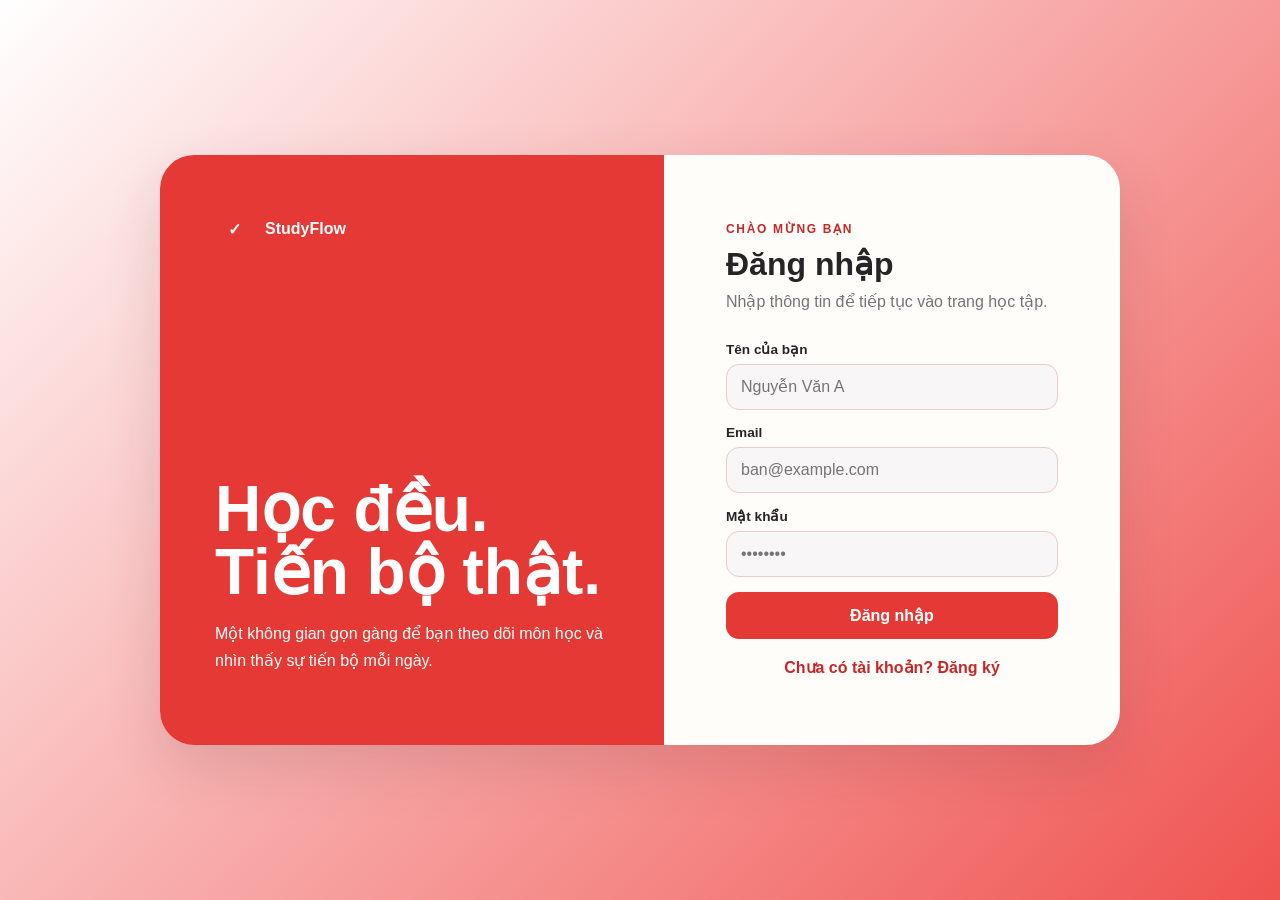
<file: index.html>
<!doctype html>
<html lang="vi">

<head>
    <meta charset="UTF-8">
    <meta name="viewport" content="width=device-width,initial-scale=1">
    <meta name="description" content="Đăng nhập vào trang quản lý học tập cá nhân">
    <title>Đăng nhập | Quản lý học tập</title>
    <link rel="stylesheet" href="styles.css">
</head>

<body class="login-page">
    <main class="auth-shell">
        <section class="auth-art">
            <div class="brand"><span class="brand-mark">✓</span> StudyFlow</div>
            <div>
                <h1>Học đều.<br>Tiến bộ thật.</h1>
                <p>Một không gian gọn gàng để bạn theo dõi môn học và nhìn thấy sự tiến bộ mỗi ngày.</p>
            </div>
        </section>
        <section class="auth-panel"><span class="eyebrow">Chào mừng bạn</span>
            <h2 id="authTitle">Đăng nhập</h2>
            <p class="sub">Nhập thông tin để tiếp tục vào trang học tập.</p>
            <form id="authForm">
                <div class="field"><label for="name">Tên của bạn</label><input id="name" required
                        placeholder="Nguyễn Văn A"></div>
                <div class="field"><label for="email">Email</label><input id="email" type="email" required
                        placeholder="ban@example.com"></div>
                <div class="field"><label for="password">Mật khẩu</label><input id="password" type="password" required
                        minlength="4" placeholder="••••••••"></div>
                <div class="field hidden" id="confirmField"><label for="confirm">Nhập lại mật khẩu</label><input
                        id="confirm" type="password" placeholder="••••••••"></div><button class="primary"
                    id="authSubmit" type="submit" style="width:100%">Đăng nhập</button>
            </form><button class="switch" id="toggleAuth">Chưa có tài khoản? Đăng ký</button>
        </section>
    </main>
    <script src="app.js"></script>
</body>

</html>
</file>
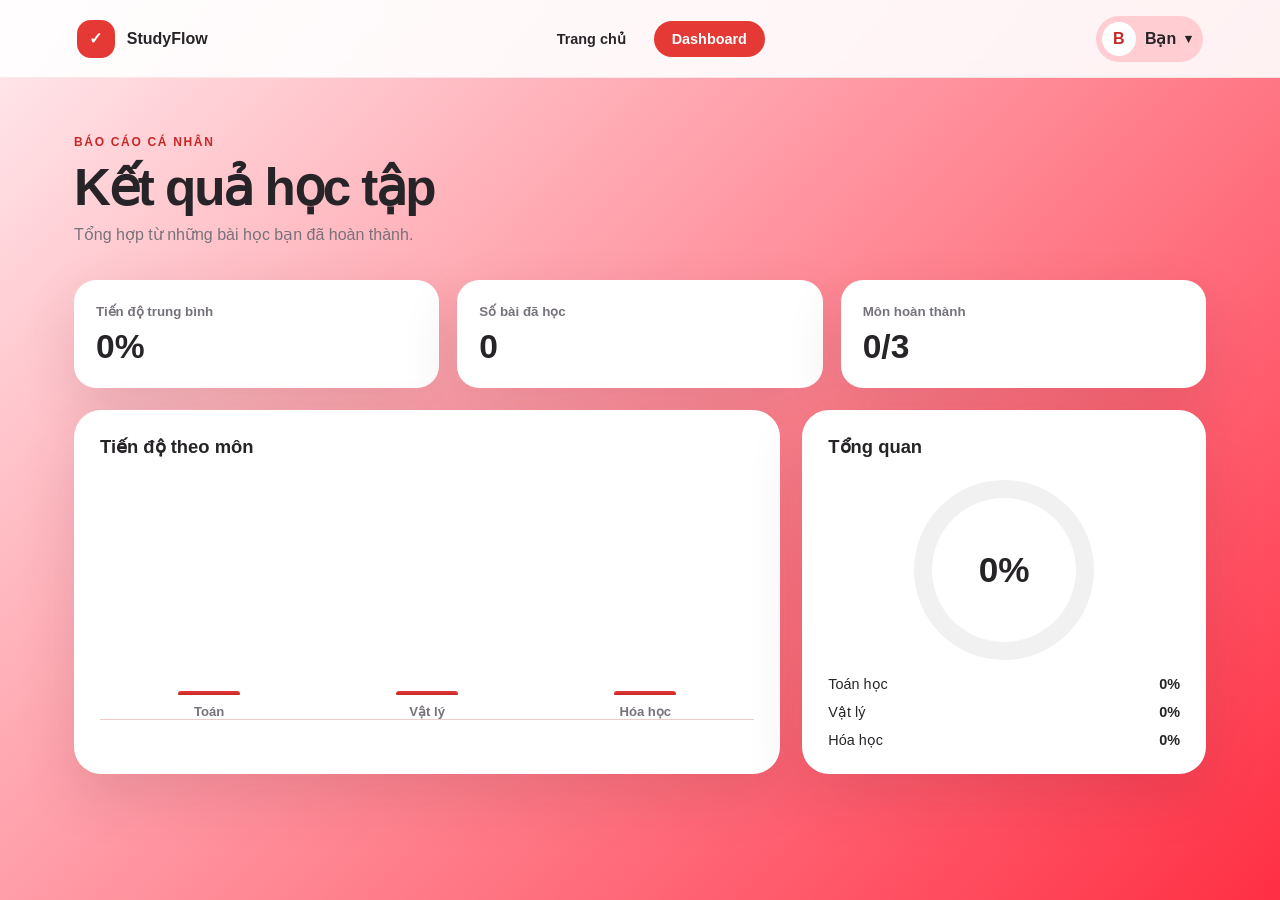
<file: dashboard.html>
<!doctype html>
<html lang="vi">

<head>

    <meta charset="UTF-8">

    <meta name="viewport" content="width=device-width,initial-scale=1">

    <meta name="description" content="Dashboard theo dõi kết quả học tập">

    <title>Dashboard | StudyFlow</title>

    <link rel="stylesheet" href="styles.css">

</head>


<body class="page">


    <!-- =====================================================
         HEADER
         ===================================================== -->

    <header class="topbar">

        <!-- LOGO -->

        <a class="brand" href="home.html">

            <span class="brand-mark">
                ✓
            </span>

            StudyFlow

        </a>


        <!-- MENU -->

        <nav class="nav">

            <a href="home.html">
                Trang chủ
            </a>

            <a class="active" href="dashboard.html">
                Dashboard
            </a>

        </nav>


        <!-- =================================================
             TÀI KHOẢN
             ================================================= -->

        <div class="account-wrapper">

            <!-- NÚT AVATAR -->

            <button class="user-account-button" id="accountButton" type="button" aria-label="Mở tài khoản">

                <span class="avatar" data-avatar>
                    S
                </span>

                <span data-user>
                    Bạn
                </span>

                <span class="account-arrow">
                    ▾
                </span>

            </button>


            <!-- =================================================
                 POPUP TÀI KHOẢN
                 ================================================= -->

            <div class="account-menu" id="accountMenu">

                <!-- THÔNG TIN TÀI KHOẢN -->

                <div class="account-card">

                    <div class="account-big-avatar" data-avatar>
                        S
                    </div>


                    <div class="account-info">

                        <strong data-user>
                            Bạn
                        </strong>

                        <span data-email>
                            Chưa có email
                        </span>

                    </div>

                </div>


                <!-- ĐƯỜNG KẺ -->

                <div class="account-divider"></div>


                <!-- TRANG CÁ NHÂN -->

                <a href="profile.html" class="account-menu-item">

                    <span class="menu-icon">
                        👤
                    </span>

                    <span>
                        Xem trang cá nhân
                    </span>

                </a>


                <!-- CHẾ ĐỘ TỐI -->

                <div class="account-menu-item theme-menu-item">

                    <span class="menu-icon">
                        🌙
                    </span>

                    <span class="theme-menu-text">
                        Chế độ tối
                    </span>


                    <label class="theme-switch">

                        <input type="checkbox" id="darkModeToggle">

                        <span class="theme-slider"></span>

                    </label>

                </div>


                <!-- CÀI ĐẶT -->

                <a href="profile.html" class="account-menu-item">

                    <span class="menu-icon">
                        ⚙️
                    </span>

                    <span>
                        Cài đặt tài khoản
                    </span>

                </a>


                <!-- ĐĂNG XUẤT -->

                <button class="account-menu-item logout-menu" id="menuLogout" type="button">

                    <span class="menu-icon">
                        ↪
                    </span>

                    <span>
                        Đăng xuất
                    </span>

                </button>

            </div>

        </div>

    </header>



    <!-- =====================================================
         NỘI DUNG DASHBOARD
         ===================================================== -->

    <main class="main" id="dashboard">


        <!-- TIÊU ĐỀ -->

        <div class="hero-row">

            <div>

                <span class="eyebrow">
                    Báo cáo cá nhân
                </span>


                <h1>
                    Kết quả học tập
                </h1>


                <p>
                    Tổng hợp từ những bài học bạn đã hoàn thành.
                </p>

            </div>

        </div>



        <!-- =================================================
             THỐNG KÊ
             ================================================= -->

        <section class="stats">


            <!-- TIẾN ĐỘ TRUNG BÌNH -->

            <div class="stat">

                <small>
                    Tiến độ trung bình
                </small>

                <strong id="overall">
                    0%
                </strong>

            </div>


            <!-- SỐ BÀI ĐÃ HỌC -->

            <div class="stat">

                <small>
                    Số bài đã học
                </small>

                <strong id="lessonCount">
                    0
                </strong>

            </div>


            <!-- MÔN HOÀN THÀNH -->

            <div class="stat">

                <small>
                    Môn hoàn thành
                </small>

                <strong>

                    <span id="doneCount">
                        0
                    </span>/3

                </strong>

            </div>

        </section>



        <!-- =================================================
             BIỂU ĐỒ DASHBOARD
             ================================================= -->

        <section class="dashboard-grid" style="margin-top:22px">


            <!-- BIỂU ĐỒ TIẾN ĐỘ -->

            <div class="card">

                <h2>
                    Tiến độ theo môn
                </h2>


                <div class="bars-chart">


                    <!-- TOÁN -->

                    <div class="chart-col">

                        <div class="chart-bar" data-chart="toan"></div>

                        <span>
                            Toán
                        </span>

                    </div>


                    <!-- VẬT LÝ -->

                    <div class="chart-col">

                        <div class="chart-bar" data-chart="ly"></div>

                        <span>
                            Vật lý
                        </span>

                    </div>


                    <!-- HÓA HỌC -->

                    <div class="chart-col">

                        <div class="chart-bar" data-chart="hoa"></div>

                        <span>
                            Hóa học
                        </span>

                    </div>


                </div>

            </div>



            <!-- =================================================
                 TỔNG QUAN
                 ================================================= -->

            <div class="card">

                <h2>
                    Tổng quan
                </h2>


                <!-- VÒNG TRÒN -->

                <div class="ring">

                    <strong id="ringOverall">
                        0%
                    </strong>

                </div>


                <!-- CHÚ THÍCH -->

                <div class="legend">


                    <!-- TOÁN -->

                    <div class="legend-row">

                        <span>
                            Toán học
                        </span>

                        <span data-score="toan">
                            0%
                        </span>

                    </div>


                    <!-- VẬT LÝ -->

                    <div class="legend-row">

                        <span>
                            Vật lý
                        </span>

                        <span data-score="ly">
                            0%
                        </span>

                    </div>


                    <!-- HÓA HỌC -->

                    <div class="legend-row">

                        <span>
                            Hóa học
                        </span>

                        <span data-score="hoa">
                            0%
                        </span>

                    </div>


                </div>

            </div>


        </section>


    </main>



    <!-- =====================================================
         JAVASCRIPT
         ===================================================== -->

    <script src="app.js"></script>


</body>

</html>
</file>
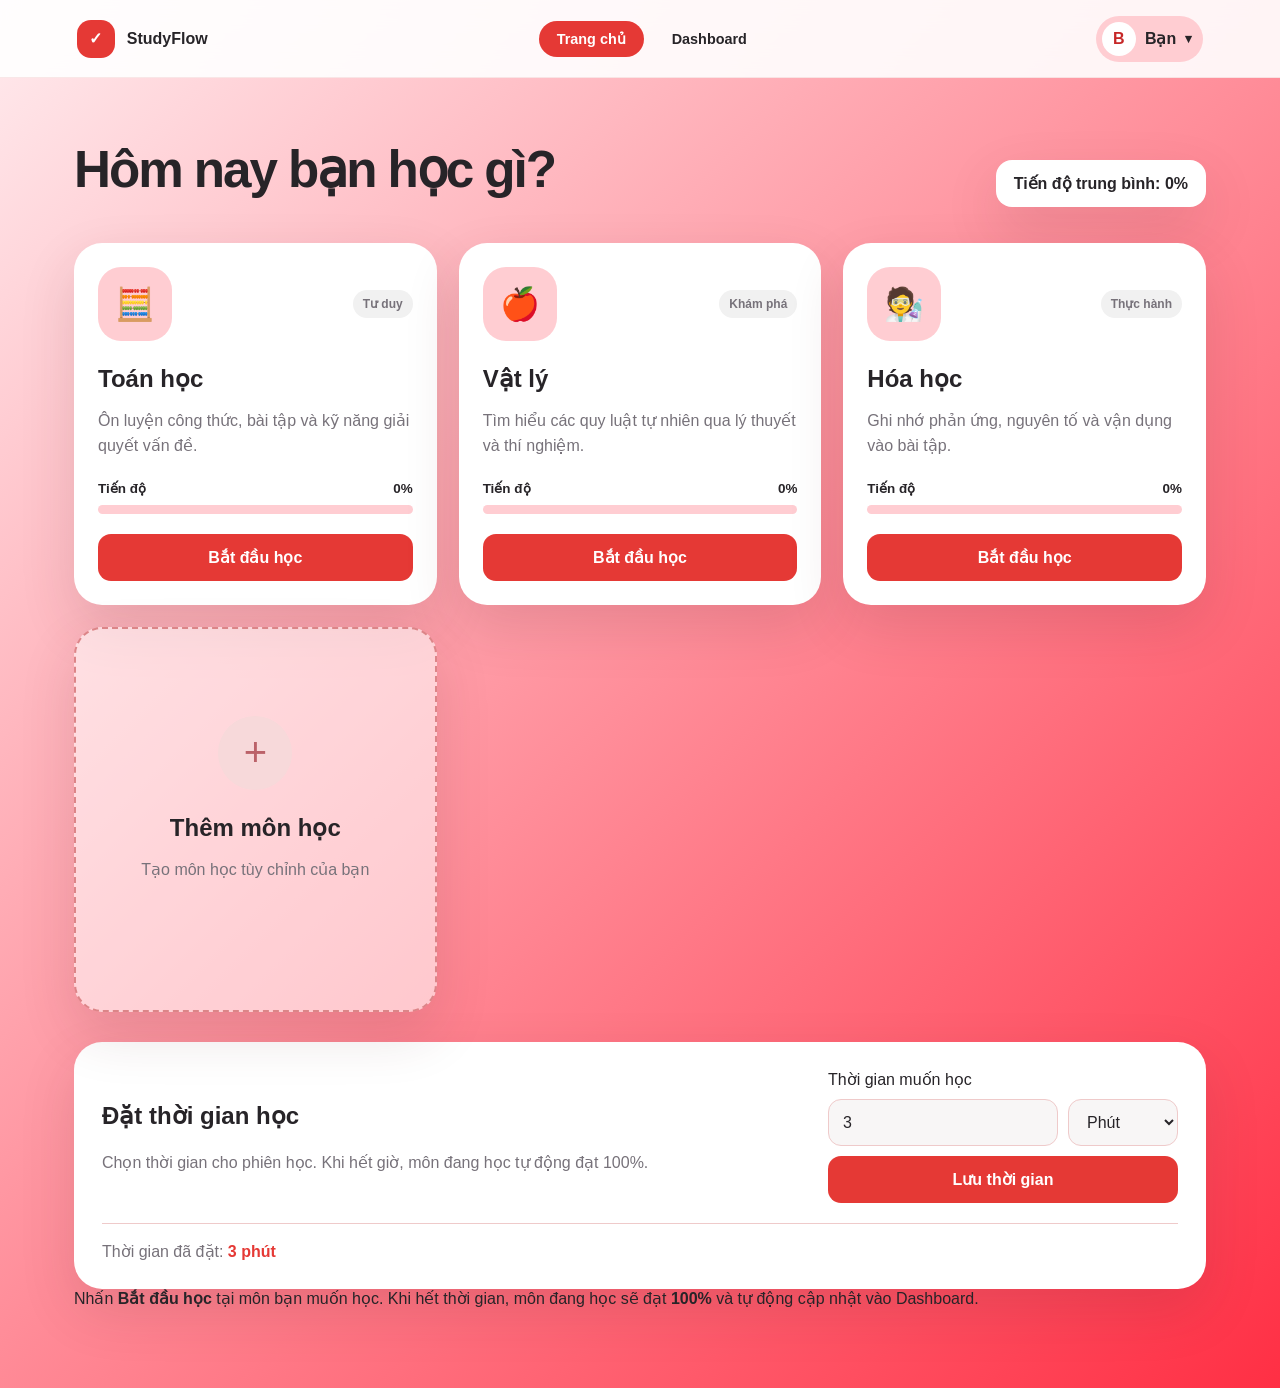
<file: home.html>
<!doctype html>
<html lang="vi">

<head>
    <meta charset="UTF-8">
    <meta name="viewport" content="width=device-width,initial-scale=1">
    <meta name="description" content="Danh sách môn học cá nhân">
    <title>Môn học | StudyFlow</title>
    <link rel="stylesheet" href="styles.css">

</head>

<body class="page">
    <header class="topbar">
        <a class="brand" href="home.html"><span class="brand-mark">✓</span>StudyFlow</a>
        <nav class="nav"><a class="active" href="home.html">Trang chủ</a><a href="dashboard.html">Dashboard</a></nav>
        <div class="account-wrapper">

            <button class="user-account-button" id="accountButton" type="button">

                <span class="avatar" data-avatar>S</span>

                <span data-user>Bạn</span>

                <span class="account-arrow">
                    ▾
                </span>

            </button>


            <!-- POPUP TÀI KHOẢN -->

            <div class="account-menu" id="accountMenu">

                <!-- THÔNG TIN NGƯỜI DÙNG -->

                <div class="account-card">

                    <div class="account-big-avatar" data-avatar>
                        S
                    </div>

                    <div class="account-info">

                        <strong data-user>
                            Bạn
                        </strong>

                        <span data-email>
                            Chưa có email
                        </span>

                    </div>

                </div>


                <div class="account-divider"></div>


                <!-- XEM PROFILE -->

                <a href="profile.html" class="account-menu-item">

                    <span class="menu-icon">
                        👤
                    </span>

                    <span>
                        Xem trang cá nhân
                    </span>

                </a>


                <!-- CHẾ ĐỘ SÁNG / TỐI -->

                <div class="account-menu-item theme-menu-item">

                    <span class="menu-icon">
                        🌙
                    </span>

                    <span class="theme-menu-text">
                        Chế độ tối
                    </span>

                    <label class="theme-switch">

                        <input type="checkbox" id="darkModeToggle">

                        <span class="theme-slider"></span>

                    </label>

                </div>


                <!-- CÀI ĐẶT -->

                <a href="profile.html" class="account-menu-item">

                    <span class="menu-icon">
                        ⚙
                    </span>

                    <span>
                        Cài đặt tài khoản
                    </span>

                    <span class="menu-arrow">
                        ›
                    </span>

                </a>


                <!-- ĐĂNG XUẤT -->

                <button class="account-menu-item logout-menu" id="menuLogout" type="button">

                    <span class="menu-icon">
                        ⇥
                    </span>

                    <span>
                        Đăng xuất
                    </span>

                </button>

            </div>

        </div>
    </header>

    <main class="main">
        <div class="hero-row">
            <div>
                <h1>Hôm nay bạn học gì?</h1>
            </div>
            <div class="summary-chip">Tiến độ trung bình: <span id="avg">0%</span></div>
        </div>

        <section class="subjects" id="mon-hoc">
            <article class="subject" data-subject="toan">
                <div class="subject-top">
                    <div class="subject-icon">🧮</div><span class="tag">Tư duy</span>
                </div>
                <h2>Toán học</h2>
                <p>Ôn luyện công thức, bài tập và kỹ năng giải quyết vấn đề.</p>
                <div class="progress-head"><span>Tiến độ</span><span data-value>0%</span></div>
                <div class="bar"><span></span></div>
                <div class="subject-actions"><button class="primary" type="button" data-study-button
                        data-subject-key="toan">Bắt đầu học</button></div>
            </article>

            <article class="subject" data-subject="ly">
                <div class="subject-top">
                    <div class="subject-icon">🍎</div><span class="tag">Khám phá</span>
                </div>
                <h2>Vật lý</h2>
                <p>Tìm hiểu các quy luật tự nhiên qua lý thuyết và thí nghiệm.</p>
                <div class="progress-head"><span>Tiến độ</span><span data-value>0%</span></div>
                <div class="bar"><span></span></div>
                <div class="subject-actions"><button class="primary" type="button" data-study-button
                        data-subject-key="ly">Bắt đầu học</button></div>
            </article>

            <article class="subject" data-subject="hoa">
                <div class="subject-top">
                    <div class="subject-icon">🧑‍🔬</div><span class="tag">Thực hành</span>
                </div>
                <h2>Hóa học</h2>
                <p>Ghi nhớ phản ứng, nguyên tố và vận dụng vào bài tập.</p>
                <div class="progress-head"><span>Tiến độ</span><span data-value>0%</span></div>
                <div class="bar"><span></span></div>
                <div class="subject-actions"><button class="primary" type="button" data-study-button
                        data-subject-key="hoa">Bắt đầu học</button></div>
            </article>

            <article class="subject add-subject-card" id="addSubjectCard" tabindex="0" role="button">
                <div>
                    <div class="plus">+</div>
                    <h2>Thêm môn học</h2>
                    <p>Tạo môn học tùy chỉnh của bạn</p>
                </div>
            </article>
        </section>

        <section class="study-setting">
            <div class="setting-content">
                <div class="setting-info">
                    <h2>Đặt thời gian học</h2>
                    <p>Chọn thời gian cho phiên học. Khi hết giờ, môn đang học tự động đạt 100%.</p>
                </div>
                <div class="setting-control">
                    <label for="studyDuration">Thời gian muốn học</label>
                    <div class="duration-row"><input type="number" id="studyDuration" min="1" value="3"><select
                            id="studyUnit">
                            <option value="minutes">Phút</option>
                            <option value="hours">Giờ</option>
                        </select></div>
                    <button type="button" class="primary" id="saveStudyTime">Lưu thời gian</button>
                </div>
            </div>
            <div class="saved-time">Thời gian đã đặt: <strong id="currentStudyTime">3 phút</strong></div>
        </section>

        <div class="notice">Nhấn <b>Bắt đầu học</b> tại môn bạn muốn học. Khi hết thời gian, môn đang học sẽ đạt
            <b>100%</b> và tự động cập nhật vào Dashboard.
        </div>
    </main>

    <div class="subject-modal" id="subjectModal">
        <form class="modal-box" id="addSubjectForm">
            <h2>Thêm môn học mới</h2>
            <label for="newSubjectName">Tên môn học</label><input id="newSubjectName" maxlength="30" required
                placeholder="Ví dụ: Tiếng Anh">
            <label for="newSubjectIcon">Biểu tượng</label><input id="newSubjectIcon" maxlength="3" value="📘"
                placeholder="📘">
            <label for="newSubjectTag">Chủ đề</label><input id="newSubjectTag" maxlength="20" value="Tự học"
                placeholder="Tự học">
            <label for="newSubjectDescription">Mô tả</label><textarea id="newSubjectDescription" maxlength="120"
                required placeholder="Nội dung bạn muốn học..."></textarea>
            <div class="modal-actions"><button class="secondary" id="cancelAddSubject" type="button">Hủy</button><button
                    class="primary" type="submit">Thêm môn học</button></div>
        </form>
    </div>

    <div class="toast" aria-live="polite"></div>
    <script src="app.js"></script>
</body>

</html>
</file>
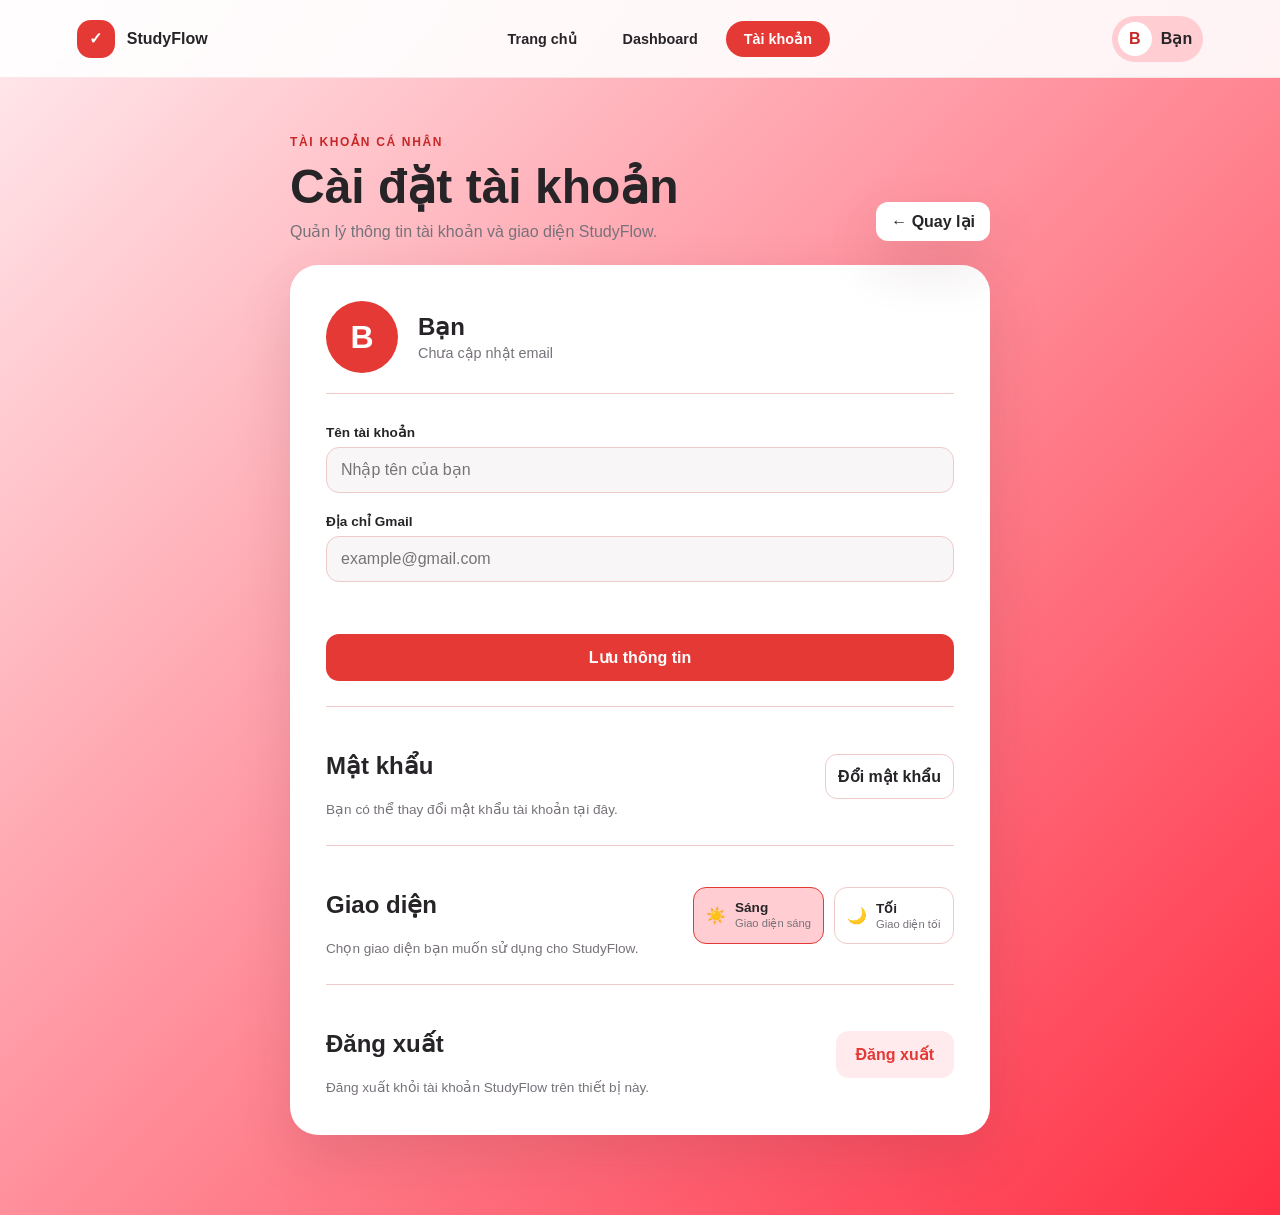
<file: profile.html>
<!doctype html>
<html lang="vi">

<head>

    <meta charset="UTF-8">

    <meta
        name="viewport"
        content="width=device-width,initial-scale=1">

    <meta
        name="description"
        content="Quản lý tài khoản StudyFlow">

    <title>Tài khoản | StudyFlow</title>

    <link
        rel="stylesheet"
        href="styles.css">

</head>


<body class="page">


    <!-- ================================
         HEADER
         ================================ -->

    <header class="topbar">

        <a
            class="brand"
            href="home.html">

            <span class="brand-mark">
                ✓
            </span>

            StudyFlow

        </a>


        <nav class="nav">

            <a href="home.html">
                Trang chủ
            </a>

            <a href="dashboard.html">
                Dashboard
            </a>

            <a
                href="profile.html"
                class="active">

                Tài khoản

            </a>

        </nav>


        <!-- PROFILE BUTTON -->

        <a
            href="profile.html"
            class="user-pill profile-user-link">

            <span
                class="avatar"
                data-avatar>
                B
            </span>

            <span data-user>
                Bạn
            </span>

        </a>

    </header>


    <!-- ================================
         MAIN
         ================================ -->

    <main class="main">


        <div class="profile-page-title">

            <div>

                <span class="eyebrow">
                    Tài khoản cá nhân
                </span>

                <h1>
                    Cài đặt tài khoản
                </h1>

                <p>
                    Quản lý thông tin tài khoản
                    và giao diện StudyFlow.
                </p>

            </div>


            <a
                href="home.html"
                class="back-home">

                ← Quay lại

            </a>

        </div>


        <!-- ================================
             PROFILE CARD
             ================================ -->

        <section class="profile-container">


            <!-- THÔNG TIN -->

            <div class="profile-header">

                <div
                    class="profile-avatar-preview"
                    id="profileAvatarLarge">

                    B

                </div>


                <div>

                    <h2
                        class="profile-title-name"
                        id="profileDisplayName">

                        Bạn

                    </h2>


                    <p
                        class="profile-subtitle"
                        id="profileDisplayEmail">

                        Chưa cập nhật email

                    </p>

                </div>

            </div>


            <!-- ================================
                 FORM PROFILE
                 ================================ -->

            <form id="profileForm">


                <div class="form-group">

                    <label for="profileName">
                        Tên tài khoản
                    </label>

                    <input
                        type="text"
                        id="profileName"
                        maxlength="50"
                        placeholder="Nhập tên của bạn"
                        required>

                </div>


                <div class="form-group">

                    <label for="profileEmail">
                        Địa chỉ Gmail
                    </label>

                    <input
                        type="email"
                        id="profileEmail"
                        placeholder="example@gmail.com"
                        required>

                </div>


                <div
                    id="profileMessage"
                    class="profile-message">
                </div>


                <button
                    type="submit"
                    class="primary profile-save-button">

                    Lưu thông tin

                </button>


            </form>


            <hr class="form-divider">


            <!-- ================================
                 ĐỔI MẬT KHẨU
                 ================================ -->

            <div class="password-section">


                <div class="password-section-info">

                    <h2 class="section-title">
                        Mật khẩu
                    </h2>

                    <p class="theme-desc">
                        Bạn có thể thay đổi
                        mật khẩu tài khoản tại đây.
                    </p>

                </div>


                <button
                    type="button"
                    class="secondary change-password-button"
                    id="showPasswordForm">

                    Đổi mật khẩu

                </button>

            </div>


            <!-- FORM ĐỔI MẬT KHẨU -->

            <div
                class="change-password-form"
                id="changePasswordForm">


                <h3>
                    Đổi mật khẩu
                </h3>


                <div class="form-group">

                    <label for="oldPassword">
                        Mật khẩu cũ
                    </label>

                    <input
                        type="password"
                        id="oldPassword"
                        placeholder="Nhập mật khẩu hiện tại">

                </div>


                <div class="form-group">

                    <label for="newPassword">
                        Mật khẩu mới
                    </label>

                    <input
                        type="password"
                        id="newPassword"
                        placeholder="Nhập mật khẩu mới">

                </div>


                <div class="form-group">

                    <label for="confirmPassword">
                        Xác nhận mật khẩu mới
                    </label>

                    <input
                        type="password"
                        id="confirmPassword"
                        placeholder="Nhập lại mật khẩu mới">

                </div>


                <div
                    id="passwordMessage"
                    class="profile-message">
                </div>


                <div class="password-form-actions">

                    <button
                        type="button"
                        class="secondary"
                        id="cancelPasswordChange">

                        Hủy

                    </button>


                    <button
                        type="button"
                        class="primary"
                        id="confirmPasswordChange">

                        Đồng ý đổi mật khẩu

                    </button>

                </div>

            </div>


            <hr class="form-divider">


            <!-- ================================
                 GIAO DIỆN
                 ================================ -->

            <div class="theme-section">


                <div>

                    <h2 class="section-title">
                        Giao diện
                    </h2>

                    <p class="theme-desc">
                        Chọn giao diện bạn muốn
                        sử dụng cho StudyFlow.
                    </p>

                </div>


                <div class="theme-options">


                    <button
                        type="button"
                        class="theme-option"
                        data-theme-choice="light">

                        <span class="theme-icon">
                            ☀️
                        </span>

                        <span>

                            <strong>
                                Sáng
                            </strong>

                            <small>
                                Giao diện sáng
                            </small>

                        </span>

                    </button>


                    <button
                        type="button"
                        class="theme-option"
                        data-theme-choice="dark">

                        <span class="theme-icon">
                            🌙
                        </span>

                        <span>

                            <strong>
                                Tối
                            </strong>

                            <small>
                                Giao diện tối
                            </small>

                        </span>

                    </button>


                </div>

            </div>


            <hr class="form-divider">


            <!-- ================================
                 ĐĂNG XUẤT
                 ================================ -->

            <div class="logout-section">


                <div>

                    <h2 class="section-title">
                        Đăng xuất
                    </h2>

                    <p class="theme-desc">
                        Đăng xuất khỏi tài khoản
                        StudyFlow trên thiết bị này.
                    </p>

                </div>


                <button
                    type="button"
                    class="btn-danger"
                    id="logoutButton">

                    Đăng xuất

                </button>

            </div>


        </section>

    </main>


    <!-- ================================
         TOAST
         ================================ -->

    <div
        class="toast"
        aria-live="polite">
    </div>


    <!-- ================================
         JAVASCRIPT
         ================================ -->

    <script src="app.js"></script>

</body>

</html>
</file>
<file: styles.css>
:root {
    --red: #e53935;
    --red-dark: #c62828;
    --red-soft: #ffcdd2;

    --paper: #fffdfa;
    --page-bg: linear-gradient(135deg, #ffebee, #ff2f44);

    --card: #ffffff;
    --input-bg: #f8f6f6;

    --ink: #272428;
    --muted: #77727a;
    --line: #efcaca;

    --soft-gray: #f1f1f1;
    --icon-bg: #e9eaed;

    --green: #52a880;

    --shadow:
        0 22px 55px rgba(83, 35, 40, .14);
}


/* ================================
   DARK MODE
   ================================ */

html[data-theme="dark"] {
    --paper: #18181b;
    --page-bg: linear-gradient(135deg, #171719, #2a1719);

    --card: #242428;
    --input-bg: #303034;

    --ink: #f4f4f5;
    --muted: #aaa5ad;
    --line: #444449;

    --soft-gray: #343438;
    --icon-bg: #3a3a40;

    --red-soft: #4a2428;

    --shadow:
        0 22px 55px rgba(0, 0, 0, .35);
}


/* ================================
   RESET
   ================================ */

* {
    box-sizing: border-box;
}

html {
    font-size: 16px;
}

body {
    margin: 0;
    min-height: 100vh;

    font-family:
        Inter,
        "Segoe UI",
        Arial,
        sans-serif;

    color: var(--ink);
    background: var(--page-bg);

    transition:
        background .25s ease,
        color .25s ease;
}

button,
input,
select,
textarea {
    font: inherit;
}

button,
a {
    transition: .22s ease;
}

a {
    text-decoration: none;
    color: inherit;
}

.page {
    min-height: 100vh;
}


/* ================================
   TOPBAR
   ================================ */

.topbar {
    min-height: 78px;

    background:
        rgba(255, 255, 255, .90);

    backdrop-filter: blur(14px);

    display: flex;
    align-items: center;
    justify-content: space-between;

    padding:
        0 clamp(22px, 6vw, 80px);

    position: sticky;
    top: 0;

    z-index: 5000;

    border-bottom:
        1px solid rgba(220, 133, 136, .18);

    overflow: visible;
}

html[data-theme="dark"] .topbar {
    background:
        rgba(27, 27, 30, .95);

    border-bottom-color:
        rgba(255, 255, 255, .08);
}


/* ================================
   BRAND
   ================================ */

.brand {
    display: flex;
    align-items: center;

    gap: 12px;

    font-weight: 800;
}

.brand-mark {
    width: 38px;
    height: 38px;

    border-radius: 14px;

    background: var(--red);

    display: grid;
    place-items: center;

    color: #fff;
}


/* ================================
   NAV
   ================================ */

.nav {
    display: flex;
    gap: 10px;
}

.nav a {
    padding: 10px 18px;

    border-radius: 999px;

    font-weight: 700;
    font-size: .9rem;
}

.nav a:hover,
.nav a.active {
    background: var(--red);
    color: #fff;
}


/* ================================
   ACCOUNT
   ================================ */

.account-wrapper {
    position: relative;

    display: inline-block;

    z-index: 99999;

    overflow: visible;
}

.user-account-button {
    border: 0;

    background: var(--red-soft);

    display: flex;
    align-items: center;

    gap: 9px;

    padding: 6px 11px 6px 6px;

    border-radius: 999px;

    color: var(--ink);

    font: inherit;
    font-weight: 750;

    cursor: pointer;

    position: relative;
    z-index: 100000;
}

.user-account-button:hover {
    transform: translateY(-1px);
}

.user-account-button.active {
    box-shadow:
        0 0 0 3px var(--red-soft);
}

.account-arrow {
    font-size: 13px;
}


/* ================================
   AVATAR
   ================================ */

.avatar {
    width: 34px;
    height: 34px;

    border-radius: 50%;

    display: grid;
    place-items: center;

    background: #fff;

    color: var(--red-dark);

    font-weight: 900;
}


/* ================================
   POPUP ACCOUNT
   ================================ */

.account-menu {
    position: absolute;

    top: calc(100% + 12px);
    right: 0;

    width: 340px;
    max-width: calc(100vw - 24px);

    padding: 10px;

    background: var(--card);

    border-radius: 18px;

    box-shadow:
        0 18px 55px rgba(0, 0, 0, .25);

    opacity: 0;
    visibility: hidden;

    pointer-events: none;

    transform:
        translateY(-8px) scale(.97);

    transform-origin: top right;

    transition:
        opacity .18s ease,
        transform .18s ease,
        visibility .18s ease;

    z-index: 999999;
}

.account-menu.show {
    opacity: 1;
    visibility: visible;

    pointer-events: auto;

    transform:
        translateY(0) scale(1);
}


/* ================================
   ACCOUNT CARD
   ================================ */

.account-card {
    display: flex;
    align-items: center;

    gap: 13px;

    padding: 12px;

    border-radius: 13px;
}

.account-big-avatar {
    width: 52px;
    height: 52px;

    border-radius: 50%;

    background: var(--red);
    color: #fff;

    display: grid;
    place-items: center;

    font-size: 1.3rem;
    font-weight: 900;

    flex-shrink: 0;
}

.account-card strong {
    display: block;

    color: var(--ink);

    font-size: 1rem;
}

.account-card small {
    display: block;

    color: var(--muted);

    font-size: .82rem;

    margin-top: 4px;
}


/* ================================
   MENU ITEM
   ================================ */

.account-menu-item {
    width: 100%;

    min-height: 52px;

    display: flex;
    align-items: center;

    gap: 12px;

    padding: 7px 9px;

    border: 0;

    border-radius: 12px;

    background: transparent;

    color: var(--ink);

    text-decoration: none;

    font: inherit;
    font-weight: 650;

    cursor: pointer;

    text-align: left;
}

.account-menu-item:hover {
    background: var(--soft-gray);
}

.account-menu-item > span:first-child {
    width: 38px;
    height: 38px;

    border-radius: 50%;

    background: var(--icon-bg);

    display: grid;
    place-items: center;

    flex-shrink: 0;
}

.logout-item {
    color: var(--red);
}


/* ================================
   USER PILL - PROFILE
   ================================ */

.user-pill {
    display: flex;
    align-items: center;

    gap: 9px;

    padding:
        6px 11px 6px 6px;

    border-radius: 999px;

    background: var(--red-soft);

    color: var(--ink);

    font-weight: 750;
}

.profile-user-link {
    white-space: nowrap;
}


/* ================================
   THEME SWITCH
   ================================ */

.theme-menu-text {
    flex: 1;
}

.theme-switch {
    position: relative;

    width: 46px;
    height: 25px;

    flex-shrink: 0;
}

.theme-switch input {
    opacity: 0;

    width: 0;
    height: 0;
}

.theme-slider {
    position: absolute;

    inset: 0;

    background: #d6d6d6;

    border-radius: 999px;

    cursor: pointer;

    transition: .25s;
}

.theme-slider::before {
    content: "";

    position: absolute;

    width: 19px;
    height: 19px;

    left: 3px;
    top: 3px;

    background: #fff;

    border-radius: 50%;

    box-shadow:
        0 2px 5px rgba(0, 0, 0, .2);

    transition: .25s;
}

.theme-switch input:checked +
.theme-slider {
    background: var(--red);
}

.theme-switch input:checked +
.theme-slider::before {
    transform:
        translateX(21px);
}


/* ================================
   MAIN
   ================================ */

.main {
    max-width: 1180px;

    margin: auto;

    padding:
        54px 24px 80px;
}


/* ================================
   HERO
   ================================ */

.hero-row {
    display: flex;

    justify-content:
        space-between;

    align-items: end;

    gap: 30px;

    margin-bottom: 36px;
}

.hero-row h1 {
    font-size:
        clamp(2rem, 4vw, 3.2rem);

    margin: 7px 0 8px;

    letter-spacing: -.04em;
}

.hero-row p {
    color: var(--muted);

    margin: 0;
}

.eyebrow {
    color: var(--red-dark);

    font-weight: 800;

    text-transform: uppercase;

    font-size: .75rem;

    letter-spacing: .14em;
}

.summary-chip {
    padding: 14px 18px;

    background: var(--card);

    border-radius: 16px;

    box-shadow: var(--shadow);

    font-weight: 700;

    white-space: nowrap;
}


/* ================================
   SUBJECTS
   ================================ */

.subjects {
    display: grid;

    grid-template-columns:
        repeat(3, 1fr);

    gap: 22px;
}

.subject {
    background: var(--card);

    border-radius: 28px;

    padding: 24px;

    box-shadow: var(--shadow);

    position: relative;

    overflow: hidden;
}

.subject-top {
    display: flex;

    align-items: center;

    justify-content:
        space-between;
}

.subject-icon {
    width: 74px;
    height: 74px;

    border-radius: 23px;

    display: grid;
    place-items: center;

    font-size: 2rem;

    background: var(--red-soft);
}

.tag {
    font-size: .75rem;

    font-weight: 800;

    padding: 7px 10px;

    border-radius: 999px;

    background: var(--soft-gray);

    color: var(--muted);
}

.subject h2 {
    margin: 24px 0 8px;
}

.subject p {
    color: var(--muted);

    line-height: 1.55;

    min-height: 50px;
}


/* ================================
   PROGRESS
   ================================ */

.progress-head {
    display: flex;

    justify-content:
        space-between;

    font-size: .84rem;

    font-weight: 750;

    margin-top: 22px;
}

.bar {
    height: 9px;

    background: var(--red-soft);

    border-radius: 99px;

    overflow: hidden;

    margin: 9px 0 20px;
}

.bar span {
    display: block;

    height: 100%;

    background: var(--red);

    border-radius: inherit;

    transition:
        width .5s;
}

.subject-actions {
    display: flex;
    gap: 9px;
}

.subject-actions button {
    flex: 1;
}


/* ================================
   BUTTON
   ================================ */

.primary {
    border: 0;

    background: var(--red);

    color: #fff;

    padding: 14px 20px;

    border-radius: 13px;

    font-weight: 800;

    cursor: pointer;
}

.primary:hover {
    background: var(--red-dark);

    transform:
        translateY(-1px);
}

.primary:disabled {
    opacity: .55;

    cursor: not-allowed;
}

.secondary {
    border:
        1px solid var(--line);

    background: var(--card);

    color: var(--ink);

    padding: 12px;

    border-radius: 12px;

    font-weight: 750;

    cursor: pointer;
}

.secondary:hover {
    border-color: var(--red);

    color: var(--red-dark);
}

.hidden {
    display: none !important;
}


/* ================================
   DASHBOARD
   ================================ */

.dashboard-grid {
    display: grid;

    grid-template-columns:
        1.4fr .8fr;

    gap: 22px;
}

.card {
    background: var(--card);

    border-radius: 27px;

    padding: 26px;

    box-shadow: var(--shadow);
}

.card h2 {
    font-size: 1.15rem;

    margin:
        0 0 22px;
}

.stats {
    grid-column: 1/-1;

    display: grid;

    grid-template-columns:
        repeat(3, 1fr);

    gap: 18px;
}

.stat {
    padding: 22px;

    border-radius: 22px;

    background: var(--card);

    box-shadow: var(--shadow);
}

.stat small {
    color: var(--muted);

    font-weight: 700;
}

.stat strong {
    display: block;

    font-size: 2.1rem;

    margin-top: 8px;
}


/* ================================
   CHART
   ================================ */

.bars-chart {
    height: 240px;

    display: flex;

    align-items: end;

    justify-content:
        space-around;

    gap: 20px;

    border-bottom:
        1px solid var(--line);

    padding:
        20px 10px 0;
}

.chart-col {
    height: 100%;

    flex: 1;

    display: flex;

    flex-direction: column;

    justify-content: end;

    align-items: center;

    gap: 9px;
}

.chart-bar {
    width:
        min(62px, 75%);

    background:
        linear-gradient(
            var(--red),
            var(--red-dark)
        );

    border-radius:
        12px 12px 4px 4px;

    min-height: 4px;

    transition:
        height .6s;
}

.chart-col span {
    font-size: .82rem;

    font-weight: 750;

    color: var(--muted);
}


/* ================================
   RING
   ================================ */

.ring {
    width: 180px;
    height: 180px;

    border-radius: 50%;

    margin: 16px auto;

    display: grid;
    place-items: center;

    position: relative;

    background:
        conic-gradient(
            var(--red) 0,
            var(--red) var(--pct),
            var(--soft-gray) var(--pct)
        );
}

.ring::after {
    content: "";

    position: absolute;

    inset: 18px;

    border-radius: 50%;

    background: var(--card);
}

.ring strong {
    z-index: 1;

    font-size: 2.2rem;
}

.legend {
    display: grid;

    gap: 12px;
}

.legend-row {
    display: grid;

    grid-template-columns:
        1fr auto;

    gap: 10px;

    font-size: .9rem;
}

.legend-row span:last-child {
    font-weight: 800;
}


/* ================================
   PROFILE
   ================================ */

.profile-page-title {
    max-width: 700px;

    margin:
        0 auto 24px;

    display: flex;

    align-items: end;

    justify-content:
        space-between;

    gap: 20px;
}

.profile-page-title h1 {
    margin: 8px 0;

    font-size:
        clamp(2rem, 4vw, 3rem);
}

.profile-page-title p {
    margin: 0;

    color: var(--muted);
}

.back-home {
    padding:
        10px 15px;

    border-radius: 12px;

    background: var(--card);

    box-shadow: var(--shadow);

    font-weight: 750;
}

.profile-container {
    max-width: 700px;

    margin: 0 auto;

    background: var(--card);

    padding: 36px;

    border-radius: 28px;

    box-shadow: var(--shadow);
}

.profile-header {
    display: flex;

    align-items: center;

    gap: 20px;

    margin-bottom: 30px;

    padding-bottom: 20px;

    border-bottom:
        1px solid var(--line);
}

.profile-avatar-preview {
    width: 72px;
    height: 72px;

    border-radius: 50%;

    background: var(--red);

    color: #fff;

    display: grid;
    place-items: center;

    font-size: 2rem;

    font-weight: 800;

    flex-shrink: 0;
}

.profile-title-name {
    margin:
        0 0 4px;
}

.profile-subtitle {
    color: var(--muted);

    margin: 0;

    font-size: .9rem;
}


/* ================================
   FORM
   ================================ */

.form-group {
    margin-bottom: 20px;
}

.form-group label {
    display: block;

    font-weight: 750;

    font-size: .85rem;

    margin-bottom: 7px;
}

.form-group input,
.form-group select {
    width: 100%;

    border:
        1px solid var(--line);

    background: var(--input-bg);

    color: var(--ink);

    padding:
        13px 14px;

    border-radius: 13px;

    outline: none;
}

.form-group input:focus,
.form-group select:focus {
    border-color: var(--red);

    box-shadow:
        0 0 0 4px var(--red-soft);
}

.form-divider {
    border: 0;

    border-top:
        1px solid var(--line);

    margin:
        25px 0;
}

.profile-message {
    min-height: 20px;

    margin:
        4px 0 12px;

    font-size: .85rem;

    font-weight: 700;
}

.profile-message.success {
    color: var(--green);
}

.profile-message.error {
    color: var(--red);
}

.profile-save-button {
    width: 100%;
}


/* ================================
   PASSWORD
   ================================ */

.password-section {
    display: flex;

    justify-content:
        space-between;

    align-items: center;

    gap: 20px;
}

.password-section-info {
    flex: 1;
}

.change-password-form {
    display: none;

    margin-top: 22px;

    padding: 24px;

    background: var(--input-bg);

    border:
        1px solid var(--line);

    border-radius: 20px;
}

.change-password-form.show {
    display: block;
}

.change-password-form h3 {
    margin:
        0 0 22px;
}

.password-form-actions {
    display: flex;

    justify-content: flex-end;

    gap: 10px;

    margin-top: 20px;
}


/* ================================
   THEME PROFILE
   ================================ */

.theme-section {
    display: flex;

    align-items: center;

    justify-content:
        space-between;

    gap: 25px;
}

.theme-desc {
    color: var(--muted);

    font-size: .85rem;

    line-height: 1.5;

    margin: 0;
}

.theme-options {
    display: flex;

    gap: 10px;
}

.theme-option {
    min-width: 120px;

    padding: 12px;

    display: flex;

    align-items: center;

    gap: 9px;

    border:
        1px solid var(--line);

    background: var(--card);

    color: var(--ink);

    border-radius: 13px;

    cursor: pointer;

    text-align: left;
}

.theme-option:hover,
.theme-option.selected {
    border-color: var(--red);

    background: var(--red-soft);
}

.theme-option span:last-child {
    display: flex;

    flex-direction: column;

    gap: 2px;
}

.theme-option strong {
    font-size: .85rem;
}

.theme-option small {
    color: var(--muted);

    font-size: .7rem;
}


/* ================================
   LOGOUT
   ================================ */

.logout-section {
    display: flex;

    justify-content:
        space-between;

    align-items: center;

    gap: 20px;
}

.btn-danger {
    background: #ffebee;

    color: var(--red);

    border: 0;

    padding:
        14px 20px;

    border-radius: 13px;

    font-weight: 800;

    cursor: pointer;
}

html[data-theme="dark"] .btn-danger {
    background: #402124;
}


/* ================================
   ADD SUBJECT
   ================================ */

.add-subject-card {
    min-height: 385px;

    border:
        2px dashed #dc8588;

    background:
        rgba(255, 255, 255, .55);

    display: grid;

    place-items: center;

    text-align: center;

    cursor: pointer;

    transition: .25s;
}

.add-subject-card:hover {
    transform:
        translateY(-4px);

    background:
        var(--card);
}

.add-subject-card .plus {
    width: 74px;
    height: 74px;

    border-radius: 50%;

    display: grid;
    place-items: center;

    margin: auto;

    background: #f7d9da;

    color: #bb6269;

    font-size: 2.5rem;
}


/* ================================
   STUDY SETTING
   ================================ */

.study-setting {
    margin-top: 30px;

    padding: 28px;

    background: var(--card);

    border-radius: 28px;

    box-shadow: var(--shadow);
}

.setting-content {
    display: flex;

    align-items: center;

    justify-content:
        space-between;

    gap: 30px;
}

.setting-info p {
    color: var(--muted);

    line-height: 1.6;
}

.setting-control {
    min-width: 280px;

    display: flex;

    flex-direction: column;

    gap: 10px;
}

.duration-row {
    display: grid;

    grid-template-columns:
        1fr 110px;

    gap: 10px;
}

.duration-row input,
.duration-row select,
.modal-box input,
.modal-box textarea {
    width: 100%;

    padding:
        13px 14px;

    border:
        1px solid var(--line);

    border-radius: 13px;

    background: var(--input-bg);

    color: var(--ink);

    outline: none;
}

.saved-time {
    margin-top: 20px;

    padding-top: 18px;

    border-top:
        1px solid var(--line);

    color: var(--muted);
}

.saved-time strong {
    color: var(--red);
}


/* ================================
   MODAL
   ================================ */

.subject-modal {
    position: fixed;

    inset: 0;

    background:
        rgba(39, 36, 40, .55);

    display: none;

    place-items: center;

    padding: 20px;

    z-index: 10000;
}

.subject-modal.show {
    display: grid;
}

.modal-box {
    width:
        min(470px, 100%);

    background: var(--card);

    color: var(--ink);

    padding: 28px;

    border-radius: 25px;

    box-shadow:
        0 25px 70px rgba(0, 0, 0, .25);
}

.modal-box label {
    display: block;

    font-weight: 700;

    margin:
        14px 0 7px;
}

.modal-box textarea {
    min-height: 90px;

    resize: vertical;
}

.modal-actions {
    display: flex;

    gap: 10px;

    margin-top: 20px;
}

.modal-actions button {
    flex: 1;
}


/* ================================
   TOAST
   ================================ */

.toast {
    position: fixed;

    right: 24px;
    bottom: 24px;

    background: #292529;

    color: #fff;

    padding:
        14px 18px;

    border-radius: 14px;

    box-shadow: var(--shadow);

    transform:
        translateY(100px);

    opacity: 0;

    transition: .25s;

    z-index: 20000;
}

.toast.show {
    transform: none;

    opacity: 1;
}


/* ================================
   LOGIN
   ================================ */

.login-page {
    min-height: 100vh;

    display: grid;

    place-items: center;

    padding: 32px;

    background:
        linear-gradient(
            135deg,
            #ffffff,
            #ef5350
        );
}

.auth-shell {
    width:
        min(960px, 100%);

    min-height: 590px;

    background: var(--paper);

    border-radius: 34px;

    box-shadow: var(--shadow);

    overflow: hidden;

    display: grid;

    grid-template-columns:
        1.05fr .95fr;
}

.auth-art {
    background: var(--red);

    padding: 55px;

    color: #fff;

    display: flex;

    flex-direction: column;

    justify-content:
        space-between;
}

.auth-art h1 {
    font-size:
        clamp(2.2rem, 5vw, 4.4rem);

    margin: 0;

    line-height: .98;
}

.auth-art p {
    max-width: 390px;

    line-height: 1.7;
}

.auth-panel {
    padding:
        52px clamp(28px, 5vw, 62px);

    display: flex;

    flex-direction: column;

    justify-content:
        center;
}

.auth-panel h2 {
    font-size: 2rem;

    margin:
        9px 0 6px;
}

.sub {
    color: var(--muted);

    margin:
        0 0 26px;

    line-height: 1.6;
}

.field {
    margin-bottom: 15px;
}

.field label {
    display: block;

    font-size: .85rem;

    font-weight: 750;

    margin-bottom: 7px;
}

.field input {
    width: 100%;

    border:
        1px solid var(--line);

    background: var(--input-bg);

    color: var(--ink);

    padding:
        13px 14px;

    border-radius: 13px;

    outline: none;
}

.switch {
    border: 0;

    background: none;

    color: var(--red-dark);

    font-weight: 800;

    cursor: pointer;

    margin-top: 18px;
}


/* ================================
   RESPONSIVE
   ================================ */

@media(max-width: 820px) {

    .auth-shell {
        grid-template-columns: 1fr;
    }

    .auth-art {
        min-height: 230px;
        padding: 35px;
    }

    .auth-panel {
        padding: 35px;
    }

    .subjects,
    .stats {
        grid-template-columns: 1fr;
    }

    .dashboard-grid {
        grid-template-columns: 1fr;
    }

    .topbar {
        padding: 14px 18px;

        flex-wrap: wrap;

        gap: 10px;
    }

    .nav {
        order: 3;

        width: 100%;

        justify-content: center;
    }

    .hero-row {
        align-items: start;

        flex-direction: column;
    }

    .theme-section {
        align-items: stretch;

        flex-direction: column;
    }
}


@media(max-width: 700px) {

    .setting-content {
        flex-direction: column;

        align-items: stretch;
    }

    .setting-control {
        min-width: 0;
    }

    .password-section {
        align-items: stretch;

        flex-direction: column;
    }

    .change-password-button {
        width: 100%;
    }

    .logout-section {
        align-items: stretch;

        flex-direction: column;
    }

    .btn-danger {
        width: 100%;
    }

    .profile-page-title {
        align-items: stretch;

        flex-direction: column;
    }

    .back-home {
        text-align: center;
    }
}


@media(max-width: 600px) {

    .account-menu {
        position: fixed;

        top: 70px;

        right: 12px;

        width:
            calc(100vw - 24px);

        max-width: 350px;
    }

    .user-account-button
    > span:not(.avatar):not(.account-arrow) {
        display: none;
    }

    .profile-container {
        padding:
            25px 20px;
    }

    .password-form-actions {
        flex-direction: column;
    }

    .password-form-actions button {
        width: 100%;
    }
}


@media(max-width: 480px) {

    .login-page {
        padding: 14px;
    }

    .auth-shell {
        border-radius: 24px;
    }

    .auth-art h1 {
        font-size: 2.35rem;
    }

    .main {
        padding-top: 34px;
    }

    .nav a {
        padding:
            9px 11px;

        font-size: .8rem;
    }

    .duration-row {
        grid-template-columns: 1fr;
    }

    .profile-avatar-preview {
        width: 60px;
        height: 60px;

        font-size: 1.5rem;
    }

    .profile-title-name {
        font-size: 1.25rem;
    }
}
</file>
